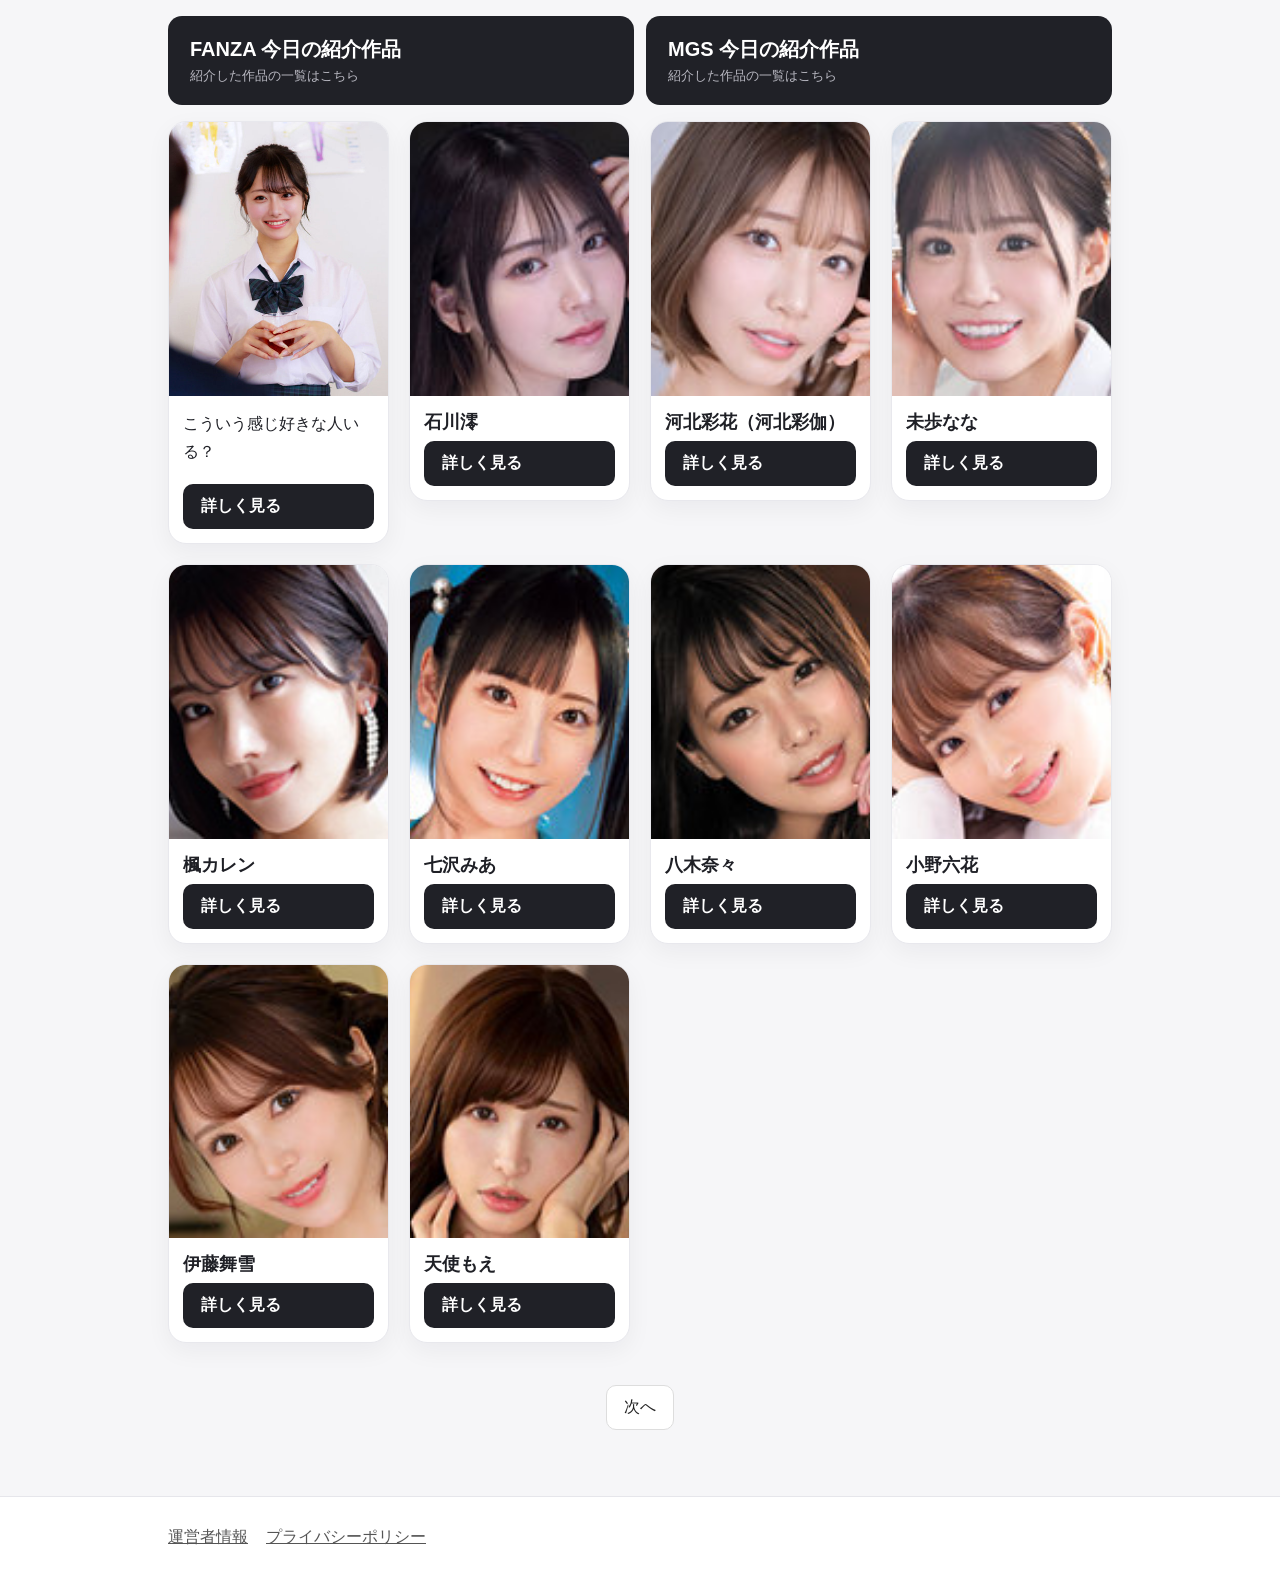
<file: index.html>
<!doctype html><html lang="ja"><head><meta charset="utf-8"><meta name="viewport" content="width=device-width,initial-scale=1"><title>女優ガイド</title><link rel="stylesheet" href="css/style.css"></head><body data-page="1"><main class="wrap"><section id="daily"><div class="daily-entries"><a class="daily-entry" href="fanza.html"><span class="daily-entry-name">FANZA 今日の紹介作品</span><span class="daily-entry-sub">紹介した作品の一覧はこちら</span></a><a class="daily-entry" href="mgs.html"><span class="daily-entry-name">MGS 今日の紹介作品</span><span class="daily-entry-sub">紹介した作品の一覧はこちら</span></a></div></section><section id="grid" class="grid"></section><nav class="pager" id="pager"></nav></main><footer><div class="wrap"><a href="operator.html">運営者情報</a><a href="privacy.html">プライバシーポリシー</a></div></footer><script src="js/list.js"></script></body></html>
</file>
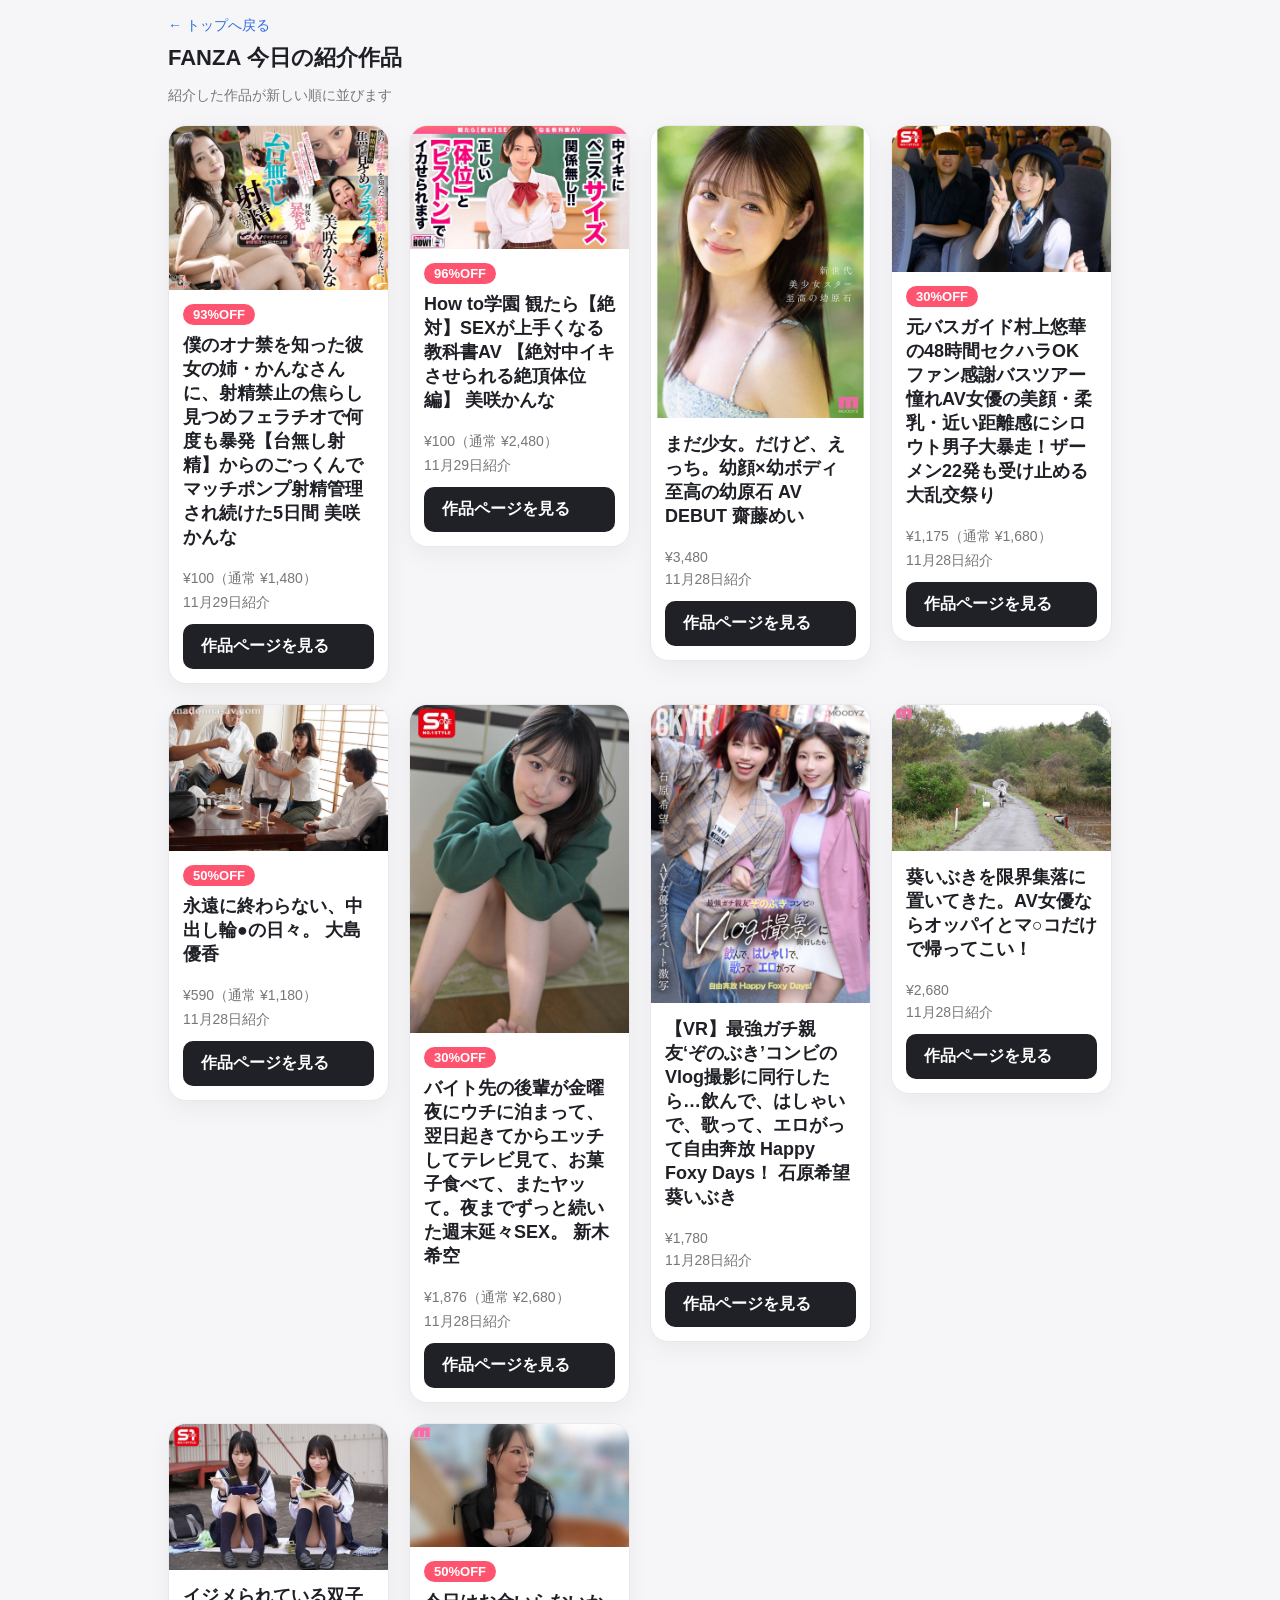
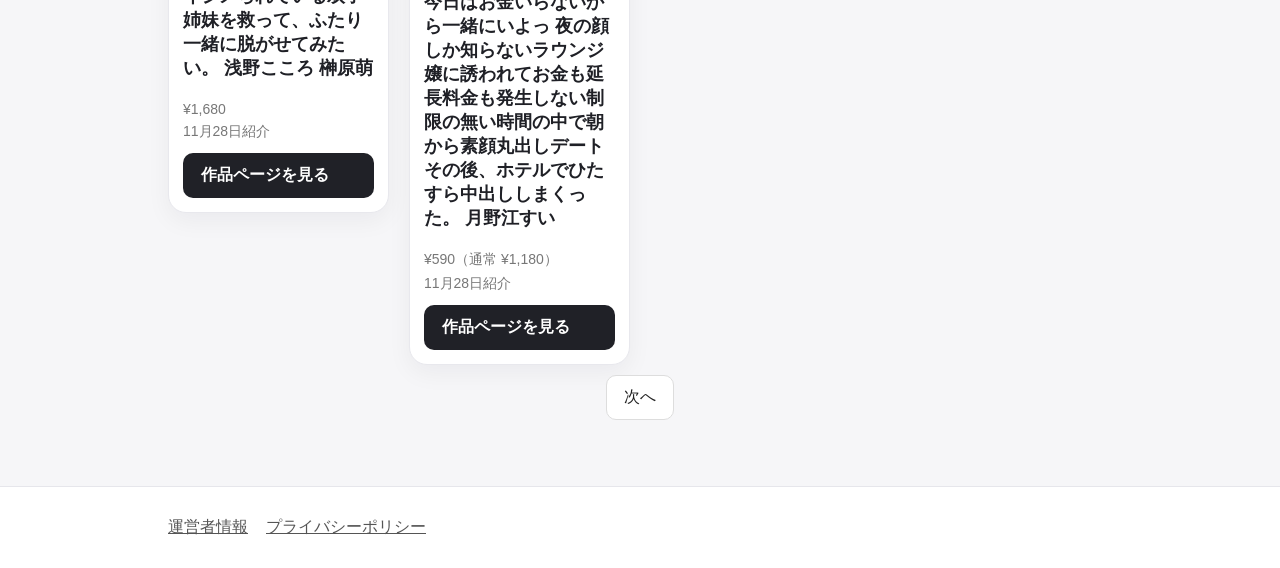
<file: fanza.html>
<!doctype html><html lang="ja"><head><meta charset="utf-8"><meta name="viewport" content="width=device-width,initial-scale=1"><title>FANZA 今日の紹介作品｜女優ガイド</title><link rel="stylesheet" href="css/style.css"></head><body data-site="fanza"><main class="wrap"><p class="works-back"><a href="index.html">← トップへ戻る</a></p><h1 class="daily-title">FANZA 今日の紹介作品</h1><p class="meta">紹介した作品が新しい順に並びます</p><section id="works" class="grid daily-grid"></section><nav class="pager" id="pager"></nav></main><footer><div class="wrap"><a href="operator.html">運営者情報</a><a href="privacy.html">プライバシーポリシー</a></div></footer><script src="js/works.js"></script></body></html>
</file>
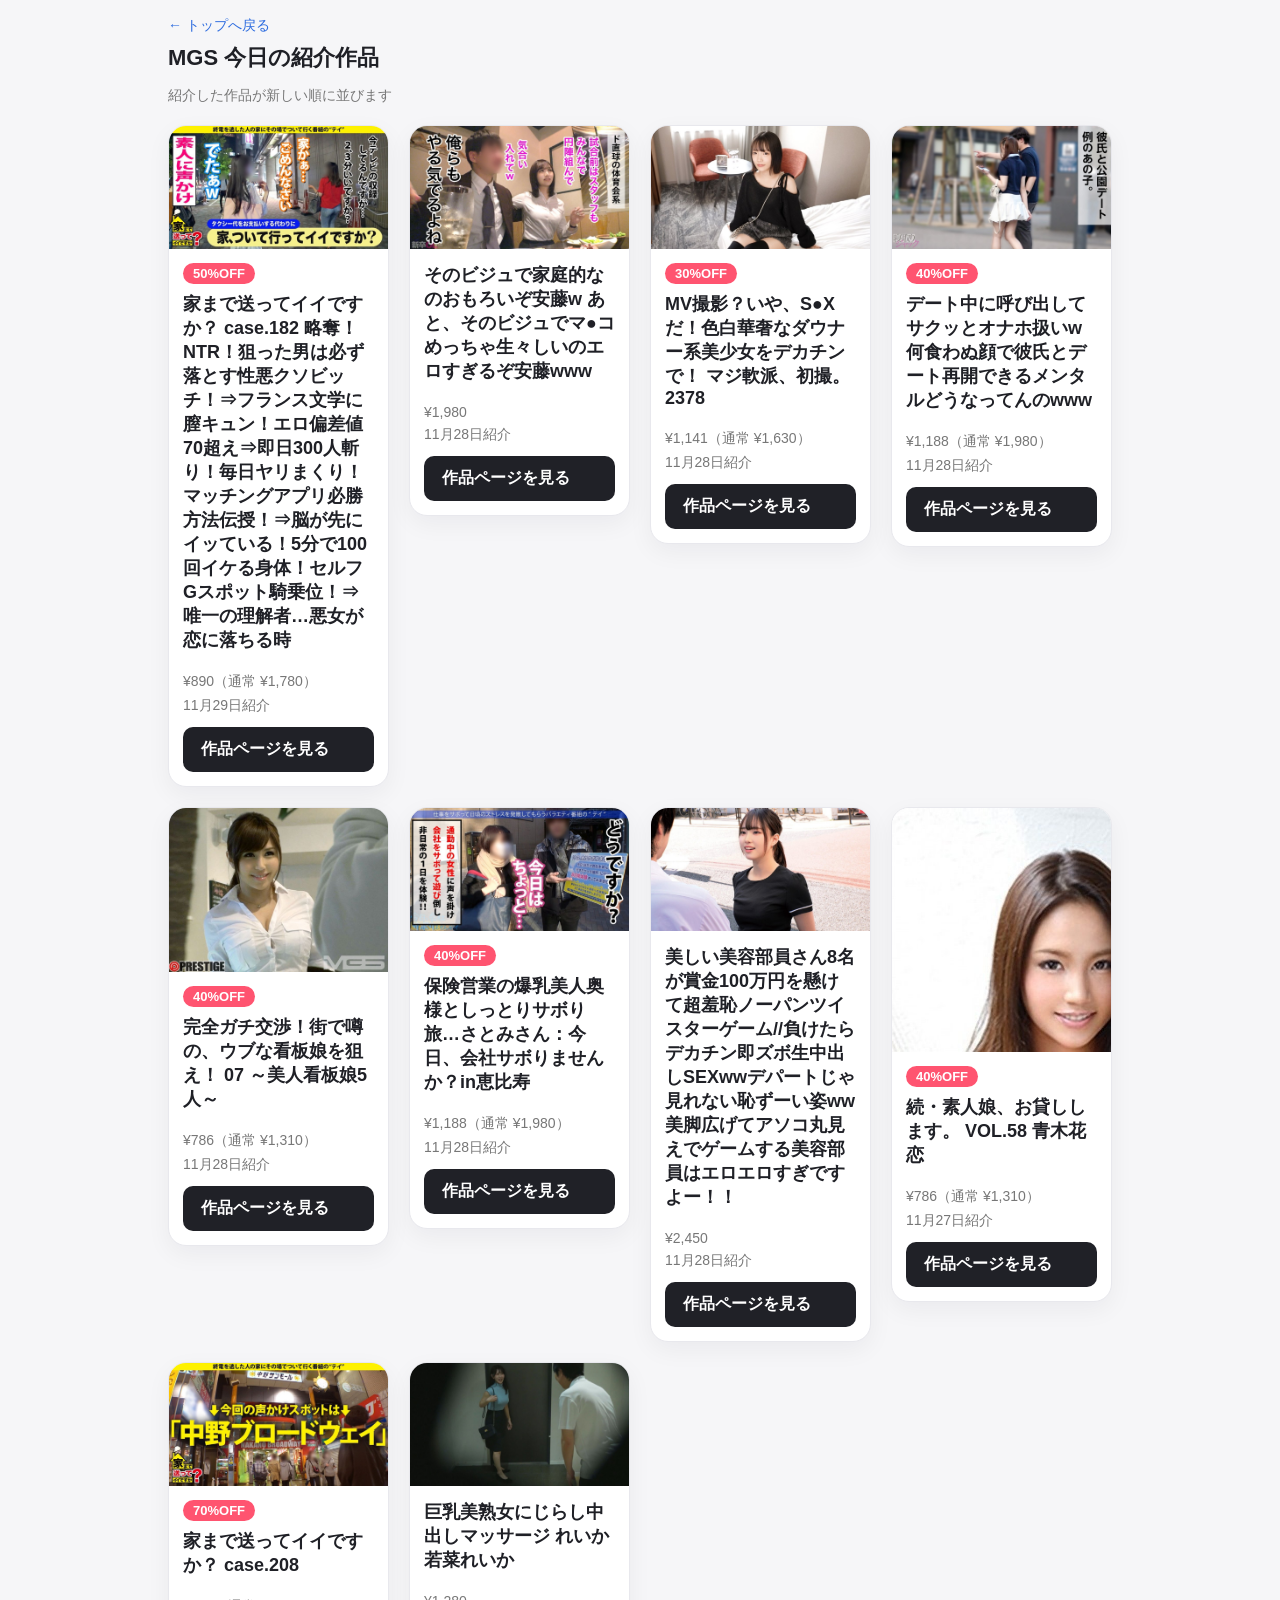
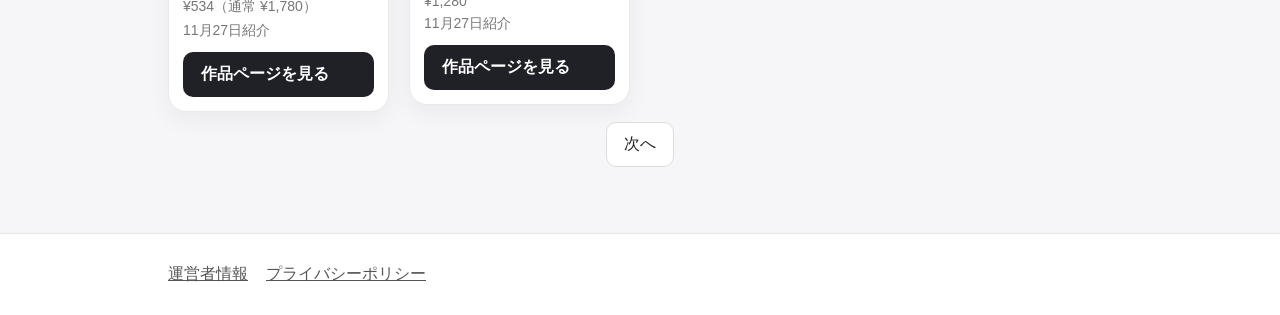
<file: mgs.html>
<!doctype html><html lang="ja"><head><meta charset="utf-8"><meta name="viewport" content="width=device-width,initial-scale=1"><title>MGS 今日の紹介作品｜女優ガイド</title><link rel="stylesheet" href="css/style.css"></head><body data-site="mgs"><main class="wrap"><p class="works-back"><a href="index.html">← トップへ戻る</a></p><h1 class="daily-title">MGS 今日の紹介作品</h1><p class="meta">紹介した作品が新しい順に並びます</p><section id="works" class="grid daily-grid"></section><nav class="pager" id="pager"></nav></main><footer><div class="wrap"><a href="operator.html">運営者情報</a><a href="privacy.html">プライバシーポリシー</a></div></footer><script src="js/works.js"></script></body></html>
</file>
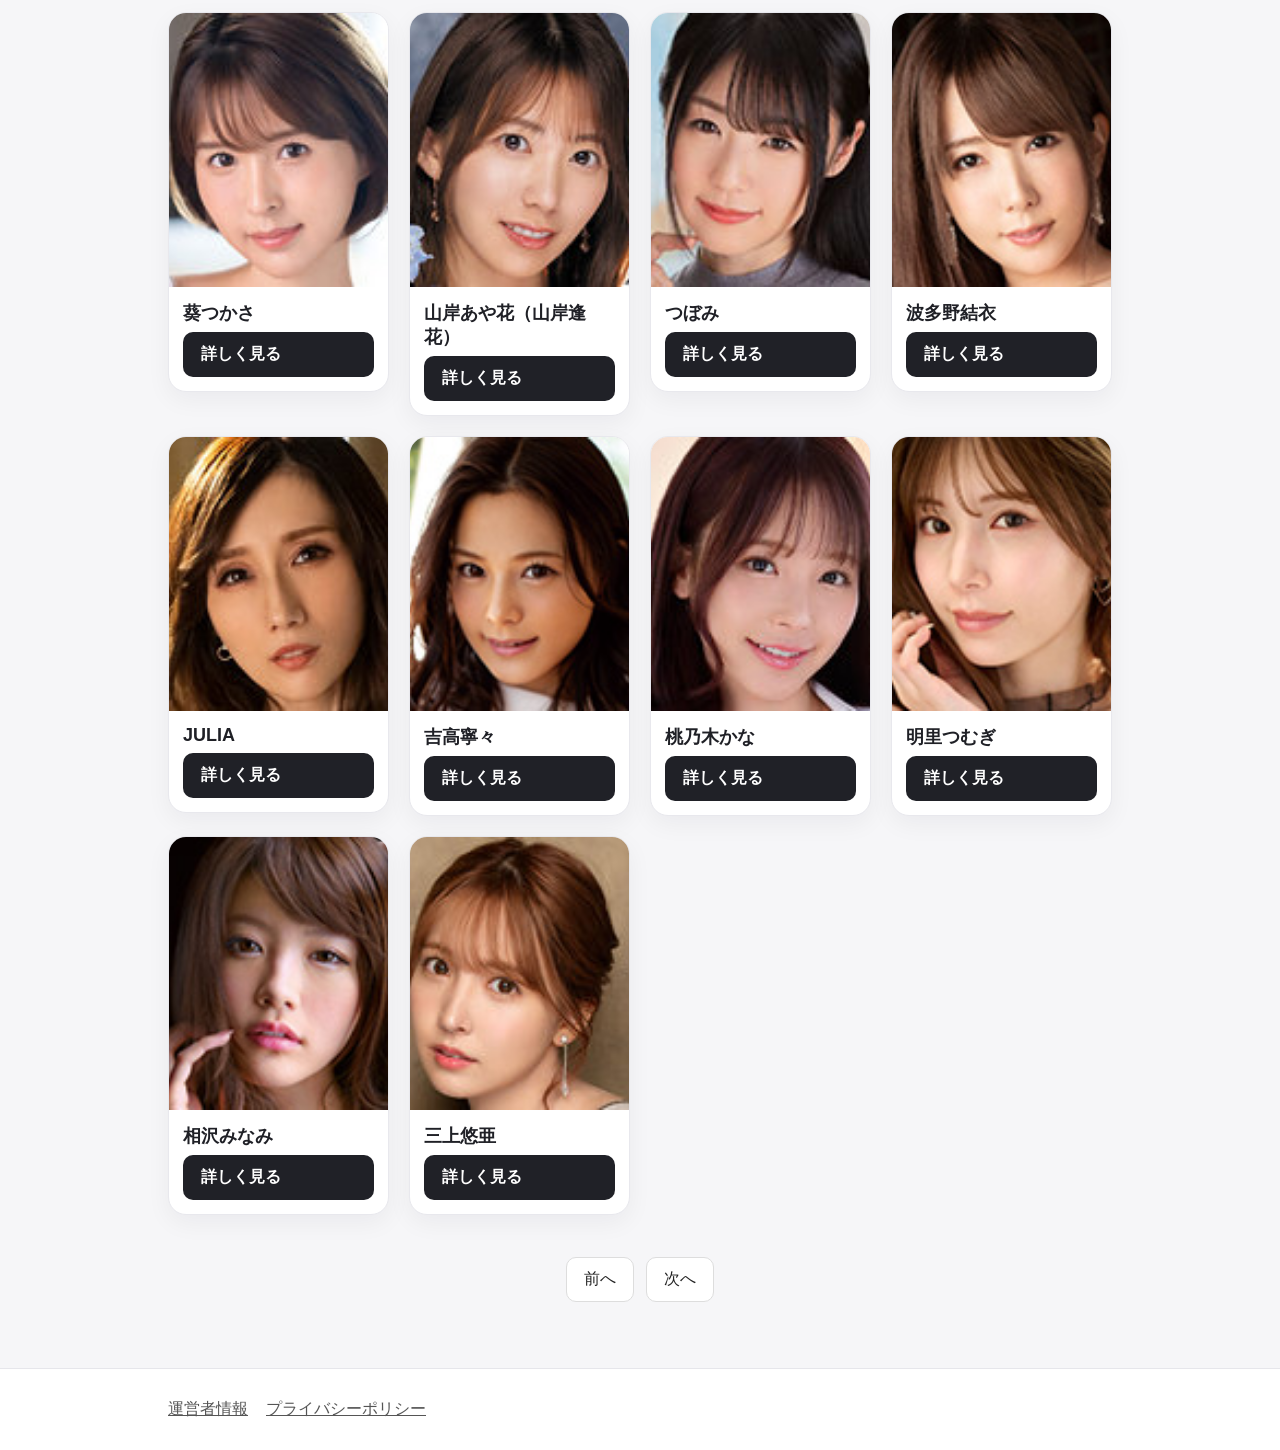
<file: page2.html>
<!doctype html><html lang="ja"><head><meta charset="utf-8"><meta name="viewport" content="width=device-width,initial-scale=1"><title>女優ガイド</title><link rel="stylesheet" href="css/style.css"></head><body data-page="2"><main class="wrap"><section id="grid" class="grid"></section><nav class="pager" id="pager"></nav></main><footer><div class="wrap"><a href="operator.html">運営者情報</a><a href="privacy.html">プライバシーポリシー</a></div></footer><script src="js/list.js"></script></body></html>
</file>
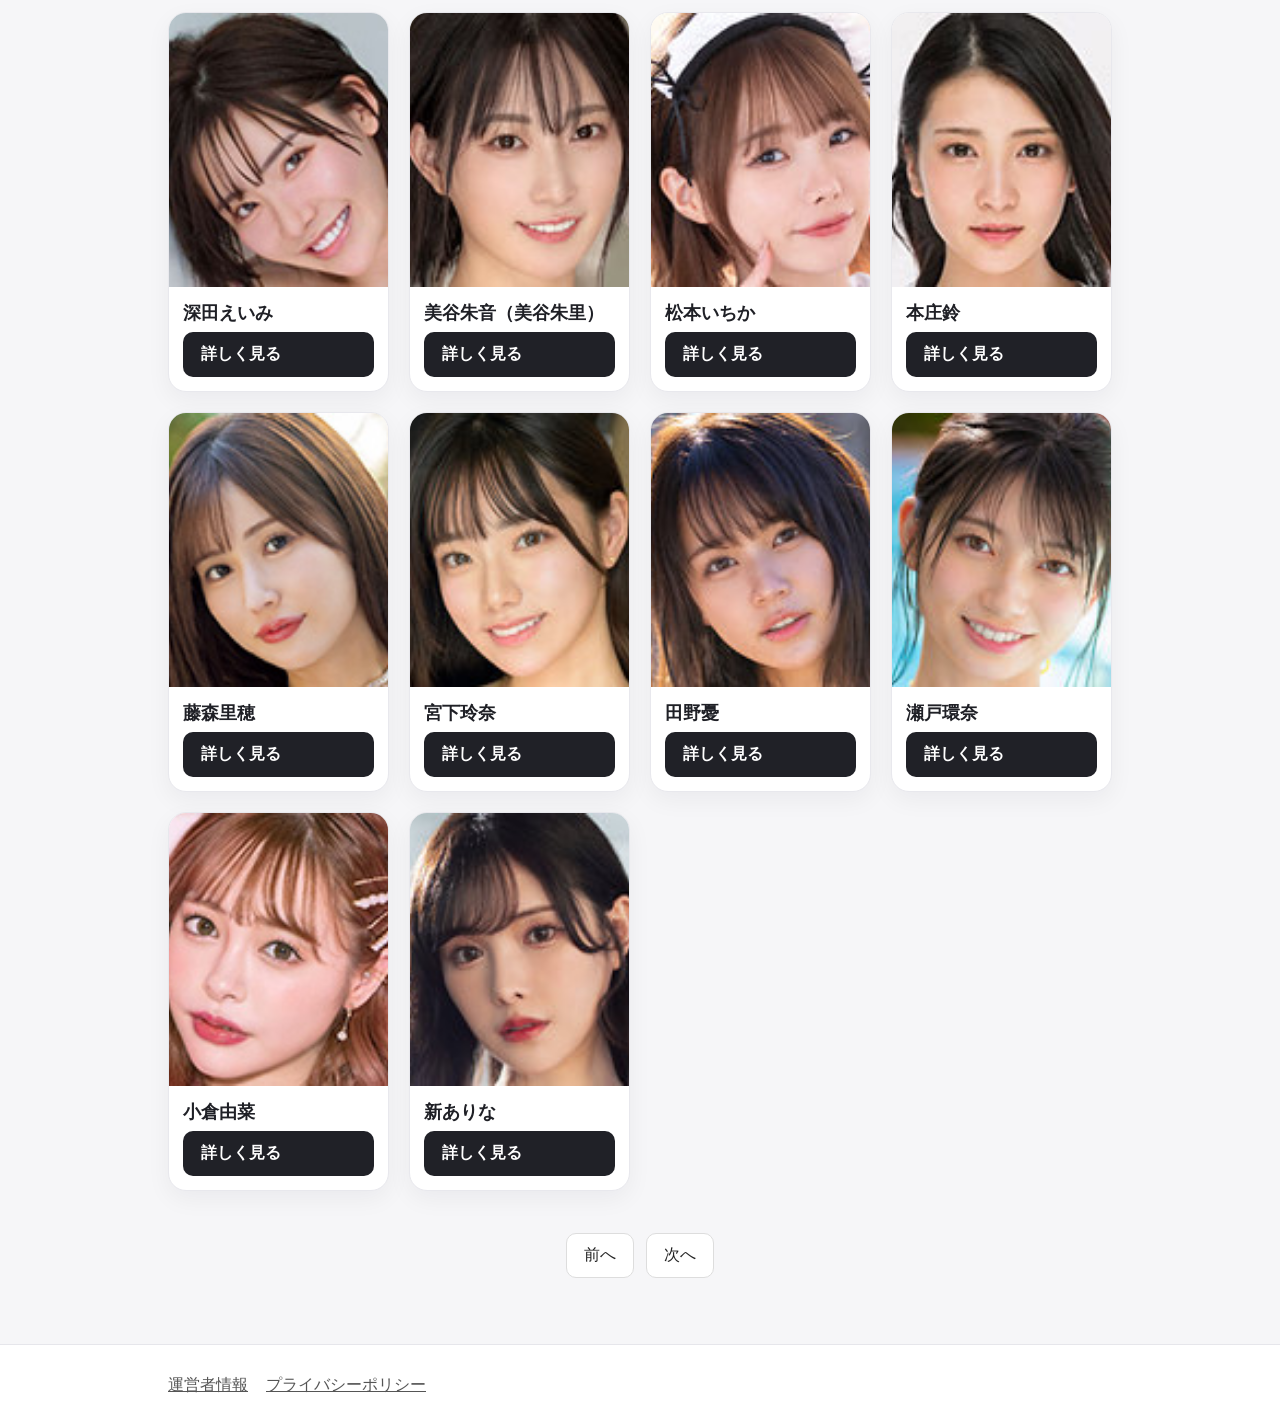
<file: page3.html>
<!doctype html><html lang="ja"><head><meta charset="utf-8"><meta name="viewport" content="width=device-width,initial-scale=1"><title>女優ガイド</title><link rel="stylesheet" href="css/style.css"></head><body data-page="3"><main class="wrap"><section id="grid" class="grid"></section><nav class="pager" id="pager"></nav></main><footer><div class="wrap"><a href="operator.html">運営者情報</a><a href="privacy.html">プライバシーポリシー</a></div></footer><script src="js/list.js"></script></body></html>
</file>
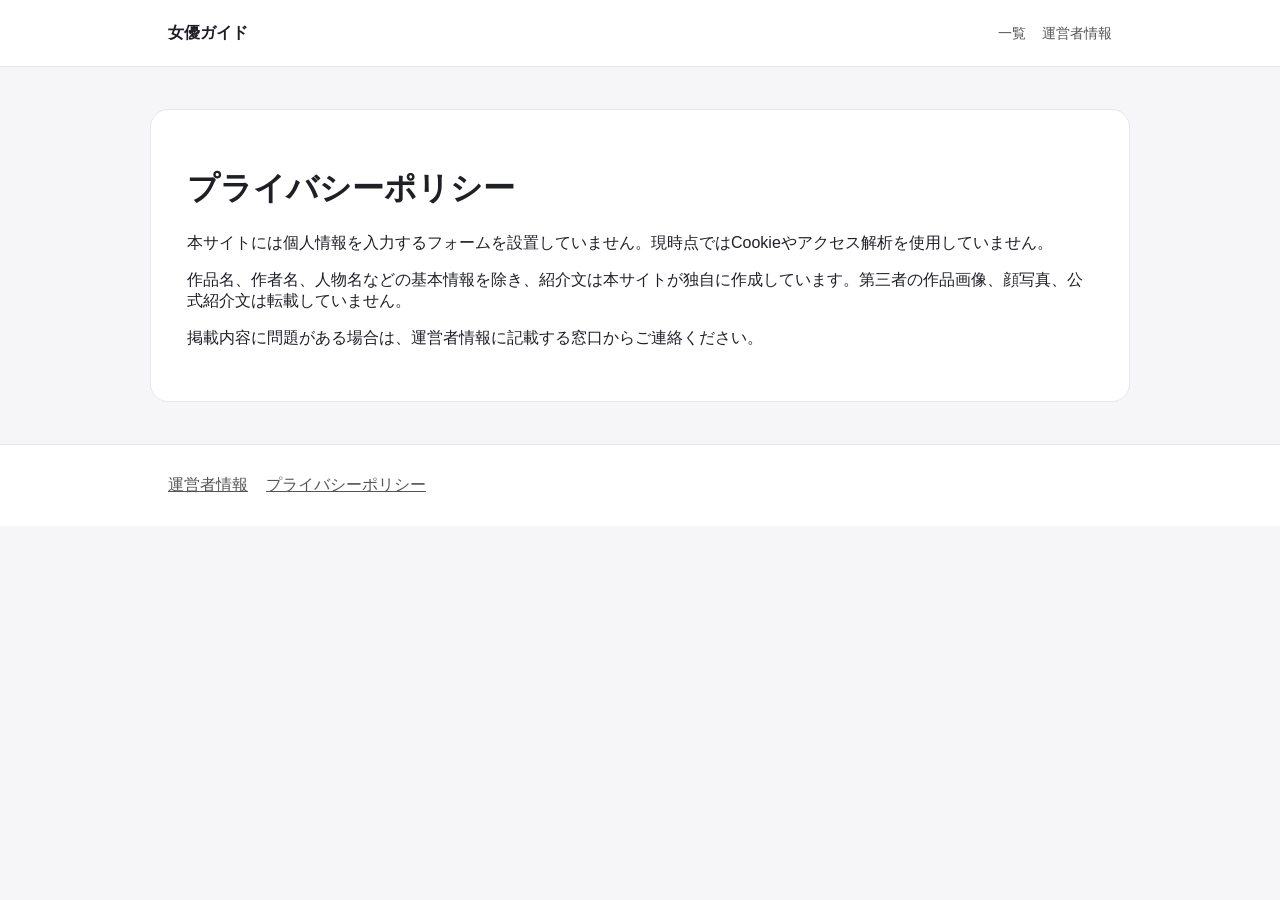
<file: privacy.html>
<!doctype html><html lang="ja"><head><meta charset="utf-8"><meta name="viewport" content="width=device-width,initial-scale=1"><title>プライバシーポリシー</title><link rel="stylesheet" href="css/style.css"></head><body><header><div class="wrap header-inner"><div class="brand">女優ガイド</div><nav class="small-nav"><a href="index.html">一覧</a><a href="operator.html">運営者情報</a></nav></div></header><main class="wrap detail"><h1>プライバシーポリシー</h1><p>本サイトには個人情報を入力するフォームを設置していません。現時点ではCookieやアクセス解析を使用していません。</p><p>作品名、作者名、人物名などの基本情報を除き、紹介文は本サイトが独自に作成しています。第三者の作品画像、顔写真、公式紹介文は転載していません。</p><p>掲載内容に問題がある場合は、運営者情報に記載する窓口からご連絡ください。</p></main><footer><div class="wrap"><a href="operator.html">運営者情報</a><a href="privacy.html">プライバシーポリシー</a></div></footer></body></html>
</file>
<file: css/style.css>
*{box-sizing:border-box}body{margin:0;background:#f6f6f8;color:#1f2026;font-family:-apple-system,BlinkMacSystemFont,"Segoe UI",sans-serif}header{background:#fff;border-bottom:1px solid #e6e6eb;position:sticky;top:0;z-index:3}.wrap{max-width:980px;margin:auto;padding:0 18px}.header-inner{height:66px;display:flex;align-items:center;justify-content:space-between}.brand{font-weight:800}.small-nav a{color:#555;text-decoration:none;margin-left:16px;font-size:14px}.grid{display:grid;grid-template-columns:1fr;gap:20px;padding:12px 0 42px;align-items:start}.card{background:#fff;border:1px solid #e8e8ed;border-radius:18px;overflow:hidden;box-shadow:0 8px 24px rgba(20,20,35,.05)}.card img{width:100%;display:block;aspect-ratio:4/5;object-fit:cover}.card-body{padding:18px;display:flex;flex-direction:column}.card h2{font-size:20px;margin:0 0 7px}.meta{font-size:14px;color:#777;margin-bottom:12px}.desc{line-height:1.75;margin:0 0 18px;flex:1 0 auto}.ruby{font-size:13px;color:#888;margin:0 0 8px}.facts{margin:0 0 10px;display:grid;gap:4px}.facts div{display:flex;justify-content:space-between;gap:8px}.facts dt{color:#999}.facts dd{margin:0;color:#333;text-align:right}.button{display:inline-flex;text-decoration:none;background:#202127;color:#fff;padding:12px 18px;border-radius:10px;font-weight:700;margin-top:auto}.pager{display:flex;justify-content:center;gap:12px;padding-bottom:46px}.pager a{background:#fff;border:1px solid #ddd;text-decoration:none;color:#222;padding:11px 17px;border-radius:10px}footer{background:#fff;border-top:1px solid #e6e6eb;padding:30px 0;margin-top:20px}footer a{color:#555;margin-right:18px}.detail{background:#fff;margin:42px auto;padding:24px;border-radius:18px;border:1px solid #e6e6eb}.detail img{width:100%;max-width:420px;border-radius:14px}.detail dl{margin-top:10px}.detail dt{font-weight:800;margin-top:8px}.detail dd{margin:3px 0 0;line-height:1.6;color:#444}.detail-layout h1{margin:0 0 4px}@media(min-width:720px){.grid{grid-template-columns:1fr 1fr}.detail{padding:36px}.detail-layout{display:grid;grid-template-columns:360px 1fr;gap:34px}}

/* Actress site compact mobile cards */
@media (max-width:719px){
  .grid{
    grid-template-columns:repeat(2,minmax(0,1fr));
    gap:10px;
    padding:8px 0 28px;
  }
  .card{border-radius:12px;box-shadow:0 3px 12px rgba(20,20,35,.05)}
  .card img{
    height:72px;
    aspect-ratio:auto;
    object-fit:cover;
  }
  .card-body{padding:9px;min-height:186px}
  .card h2{
    font-size:15px;
    line-height:1.3;
    margin:0 0 4px;
    display:-webkit-box;
    -webkit-line-clamp:2;
    -webkit-box-orient:vertical;
    overflow:hidden;
  }
  .meta{
    font-size:10px;
    line-height:1.3;
    margin-bottom:5px;
    white-space:nowrap;
    overflow:hidden;
    text-overflow:ellipsis;
  }
  .desc{
    font-size:11px;
    line-height:1.4;
    margin:0 0 7px;
    display:-webkit-box;
    -webkit-line-clamp:4;
    -webkit-box-orient:vertical;
    overflow:hidden;
  }
  .button{
    font-size:11px;
    padding:7px 9px;
    border-radius:7px;
    width:100%;
    justify-content:center;
  }
  .pager{padding-bottom:30px}
}
@media(min-width:720px){
  .grid{grid-template-columns:repeat(4,minmax(0,1fr))}
  .card-body{padding:14px;min-height:210px}
  .card h2{font-size:18px}
  .desc{
    display:-webkit-box;
    -webkit-line-clamp:4;
    -webkit-box-orient:vertical;
    overflow:hidden;
  }
}

/* Fact-only profile presentation */
.detail-list dt{font-weight:700;margin-top:14px}
.detail-list dd{margin:4px 0 0}
.card .desc{font-weight:500}

/* 既存女優一覧カード: プロフィール情報を一覧から外した分だけ、固定min-heightで生じる余白を消す(サイズ自体は変更しない) */
.card:not(.card-new) .card-body{min-height:0}

/* FANZA追加カード: 既存カードと外寸を揃えるため、同じ固定min-heightによる余白だけを消す */
.card-new .card-body{min-height:0}

/* 新システムが追加した作品(画像+一言のみのカード/画像+こちらから+リンクURLのみの詳細) */
.card-new{text-decoration:none;color:inherit}
body.detail-fanza header,body.detail-fanza footer{display:none}
.detail-new-image-link{display:block}
.detail-new-subimages{display:flex;flex-wrap:wrap;gap:8px;justify-content:center;margin:12px 0 0}
.detail-new-subimage-link{display:block;width:76px}
.detail-new-subimage{width:76px;height:76px;object-fit:cover;border-radius:8px;display:block}
.detail-new-label{font-size:16px;font-weight:800;margin:18px 0 10px;text-align:center}
.detail-new-link{display:block;text-align:center;color:#2d6cdf;text-decoration:underline;font-size:14px;word-break:break-all}

/* 今日のセール(FANZA/MGS別) */
.daily-block{padding:14px 0 2px}
.daily-title{font-size:22px;margin:8px 0 2px}
.daily-date{font-size:14px;color:#888;margin-left:10px;font-weight:400}
.daily-off{display:inline-block;background:#ff5470;color:#fff;font-weight:800;font-size:13px;padding:3px 10px;border-radius:999px;margin:0 0 8px;align-self:flex-start}
.grid.daily-grid{padding:8px 0 10px}
.grid.daily-grid .card img{aspect-ratio:auto;height:auto;max-height:460px;object-fit:cover}
@media (max-width:719px){.grid.daily-grid .card img{height:auto;max-height:300px}}

/* トップの入口(FANZA/MGS各1つ) */
.daily-entries{display:grid;grid-template-columns:1fr;gap:12px;padding:16px 0 4px}
@media(min-width:720px){.daily-entries{grid-template-columns:1fr 1fr}}
.daily-entry{display:flex;flex-direction:column;gap:4px;background:#202127;color:#fff;text-decoration:none;border-radius:14px;padding:20px 22px}
.daily-entry-name{font-size:20px;font-weight:800}
.daily-entry-sub{font-size:13px;color:#b9b9c2}
.works-back{margin:16px 0 0}
.works-back a{color:#2d6cdf;text-decoration:none;font-size:14px}
.works-date{margin-top:-6px}
</file>
